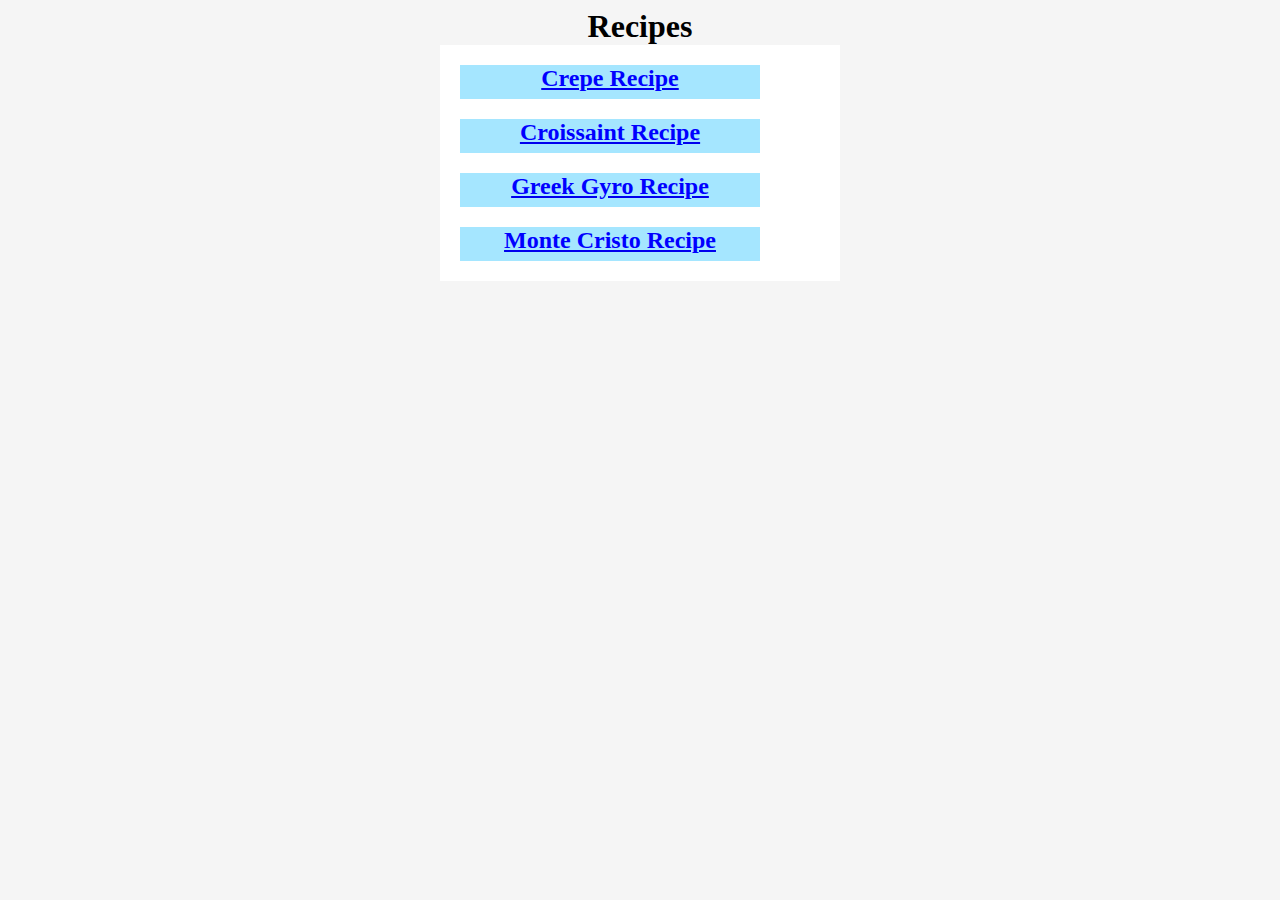
<file: index.html>
<!DOCTYPE html>
<html lang="en">

<head>
    <meta charset="UTF-8">
    <meta name="viewport" content="width=device-width, initial-scale=1.0">
    <title>Odin Recipes</title>
    <link rel="stylesheet" href="css/style.css">
</head>

<body>
    
    <h1 style="margin: 0px;">Recipes</h1>
    
    <div class="menu">
        <a href="recipes/crepe.html" target="blank" rel="noopener noreferer"><h2 class="link-h2">Crepe Recipe</h2></a>
        <a href="recipes/croissaint.html" target="blank" rel="noopener noreferer"><h2 class="link-h2">Croissaint Recipe</h2></a>
        <a href="recipes/greek-gyro.html" target="blank" rel="noopener noreferer"><h2 class="link-h2">Greek Gyro Recipe</h2></a>
        <a href="recipes/monte-cristo.html" target="blank" rel="noopener noreferer"><h2 class="link-h2">Monte Cristo Recipe</h2></a>
    </div>



</body>

</html>
</file>
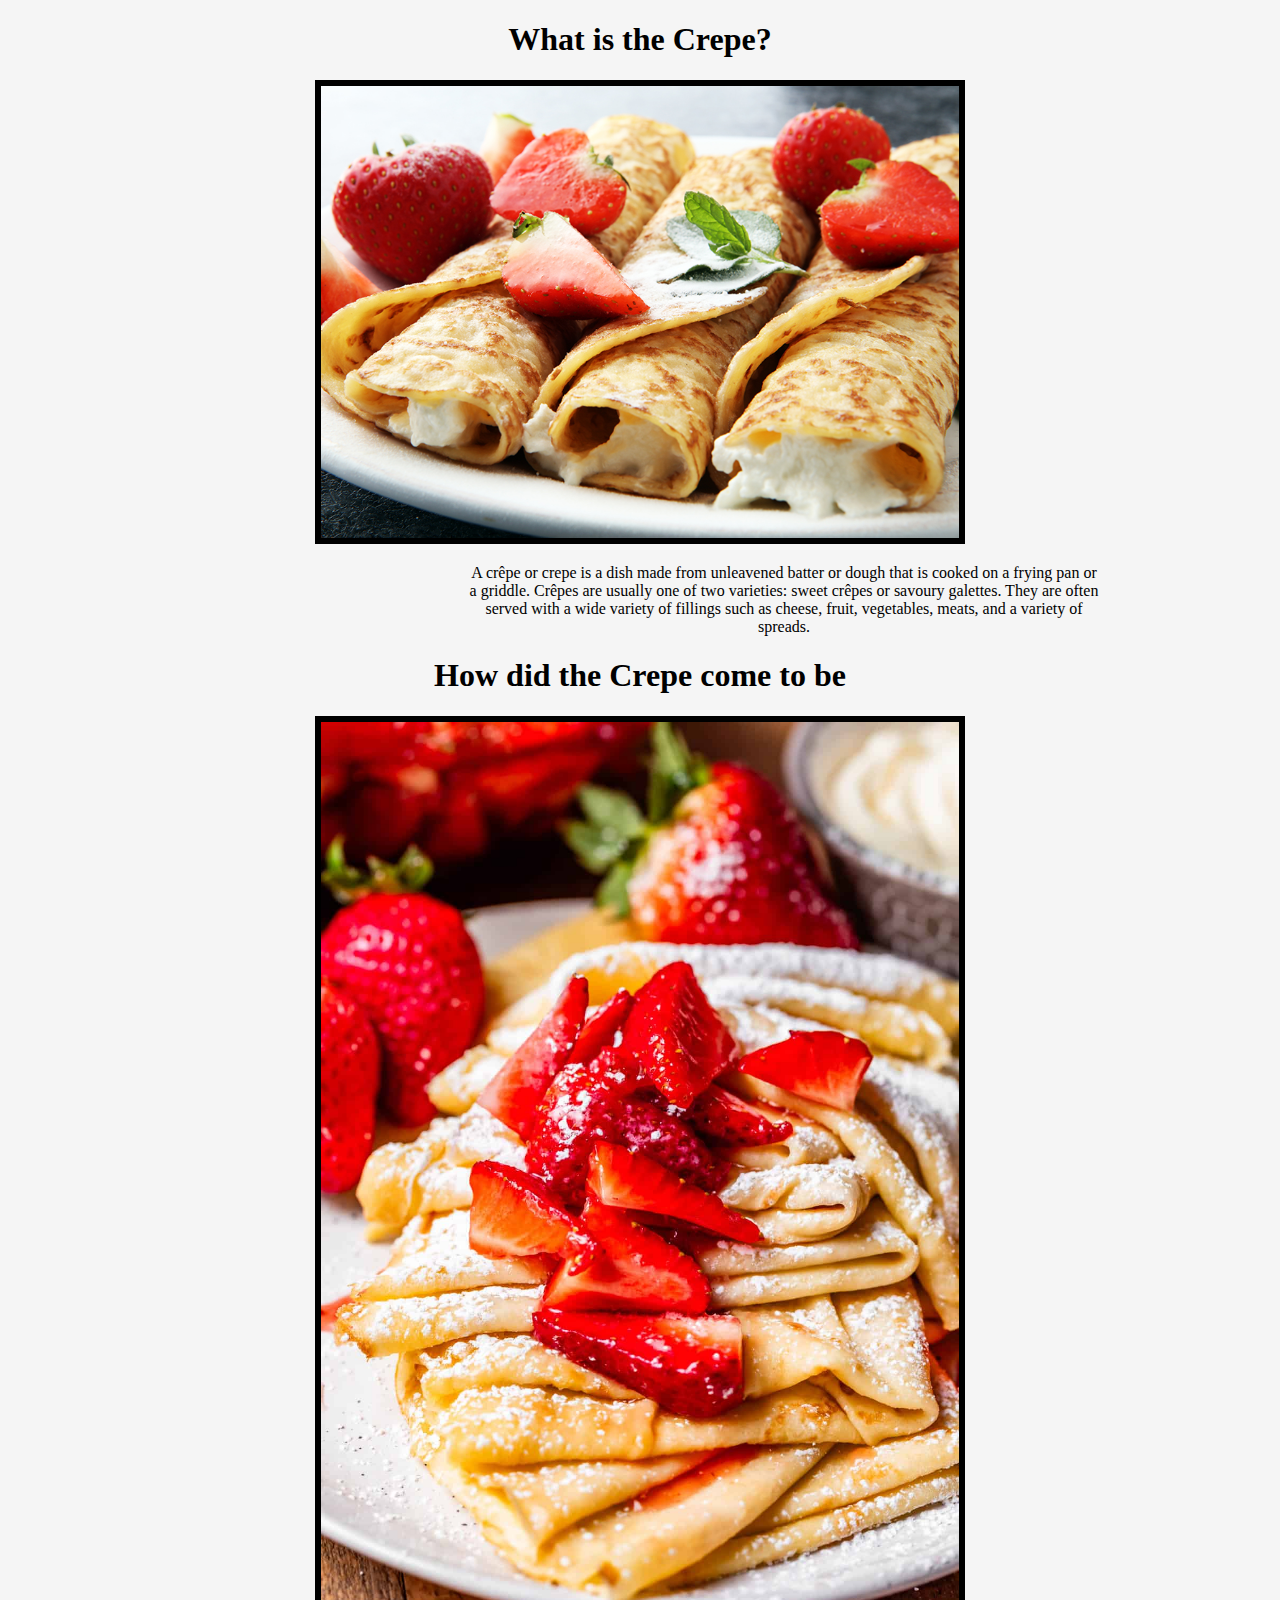
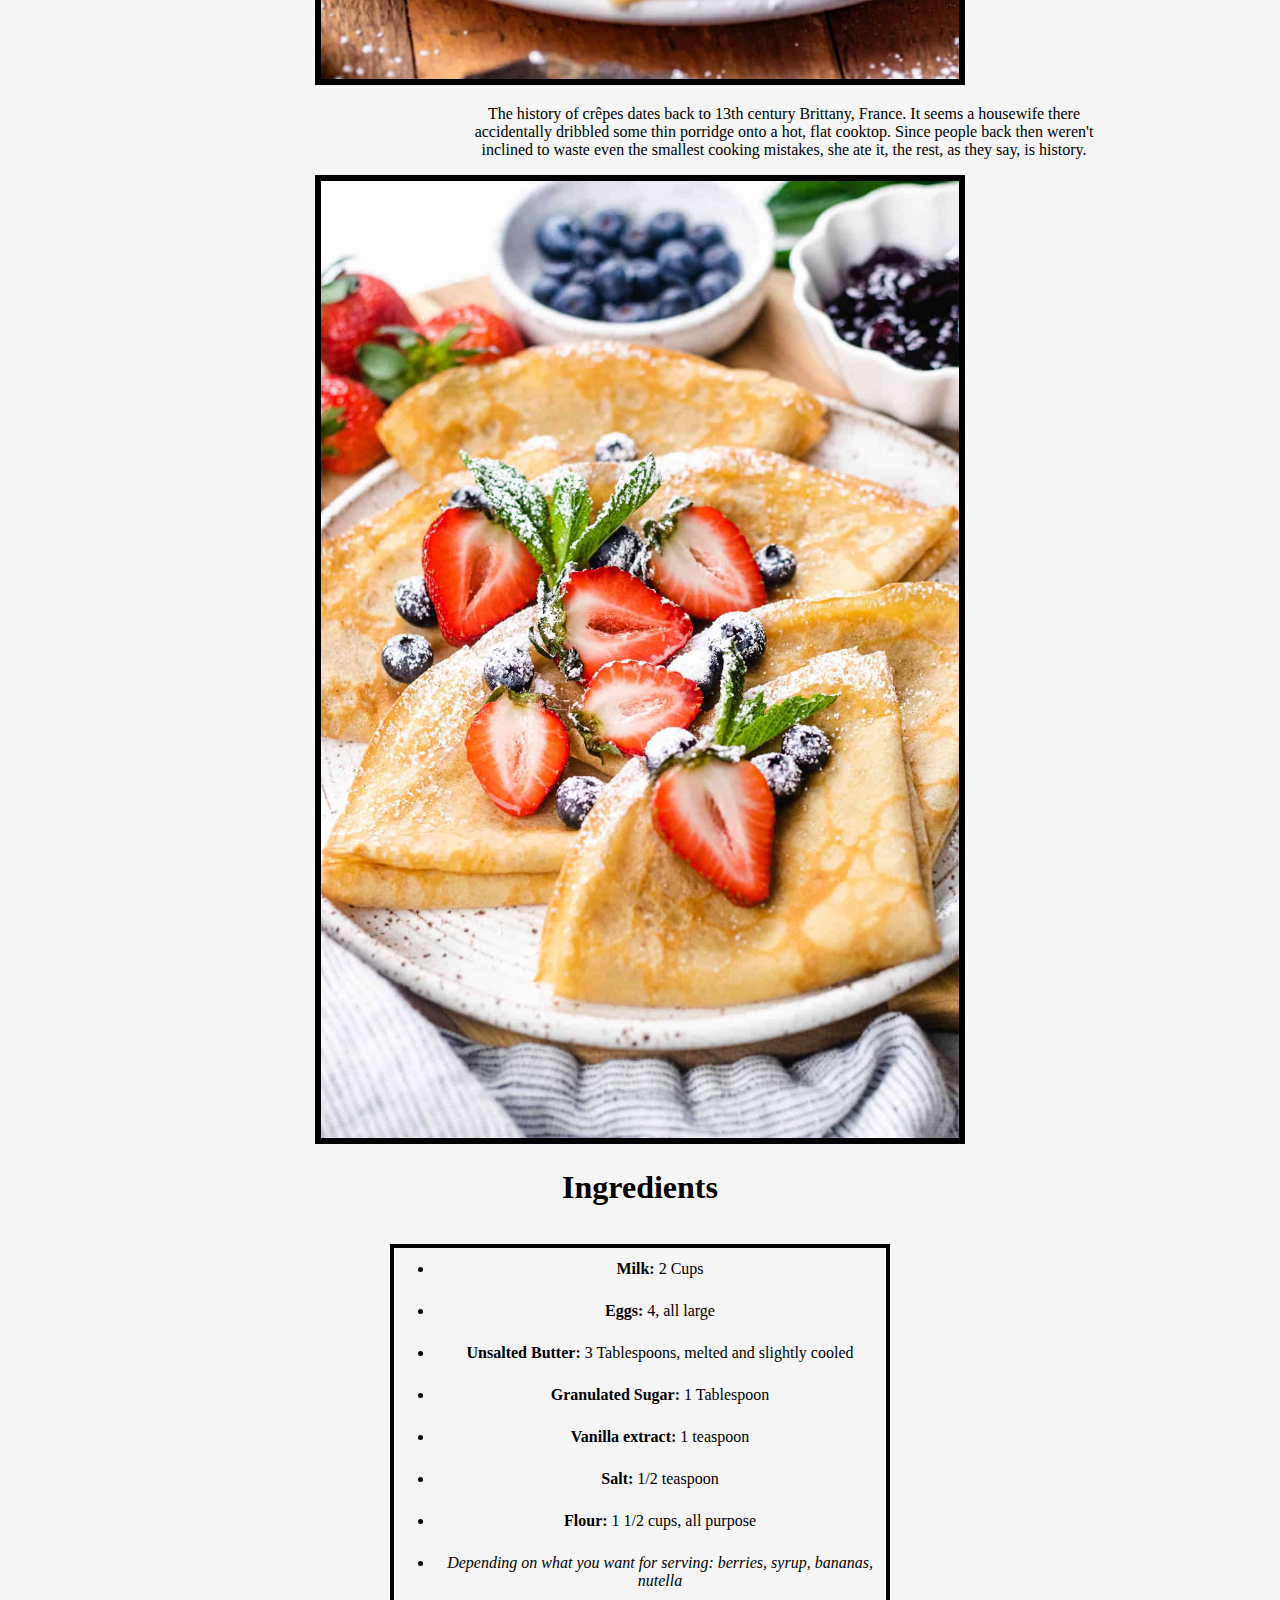
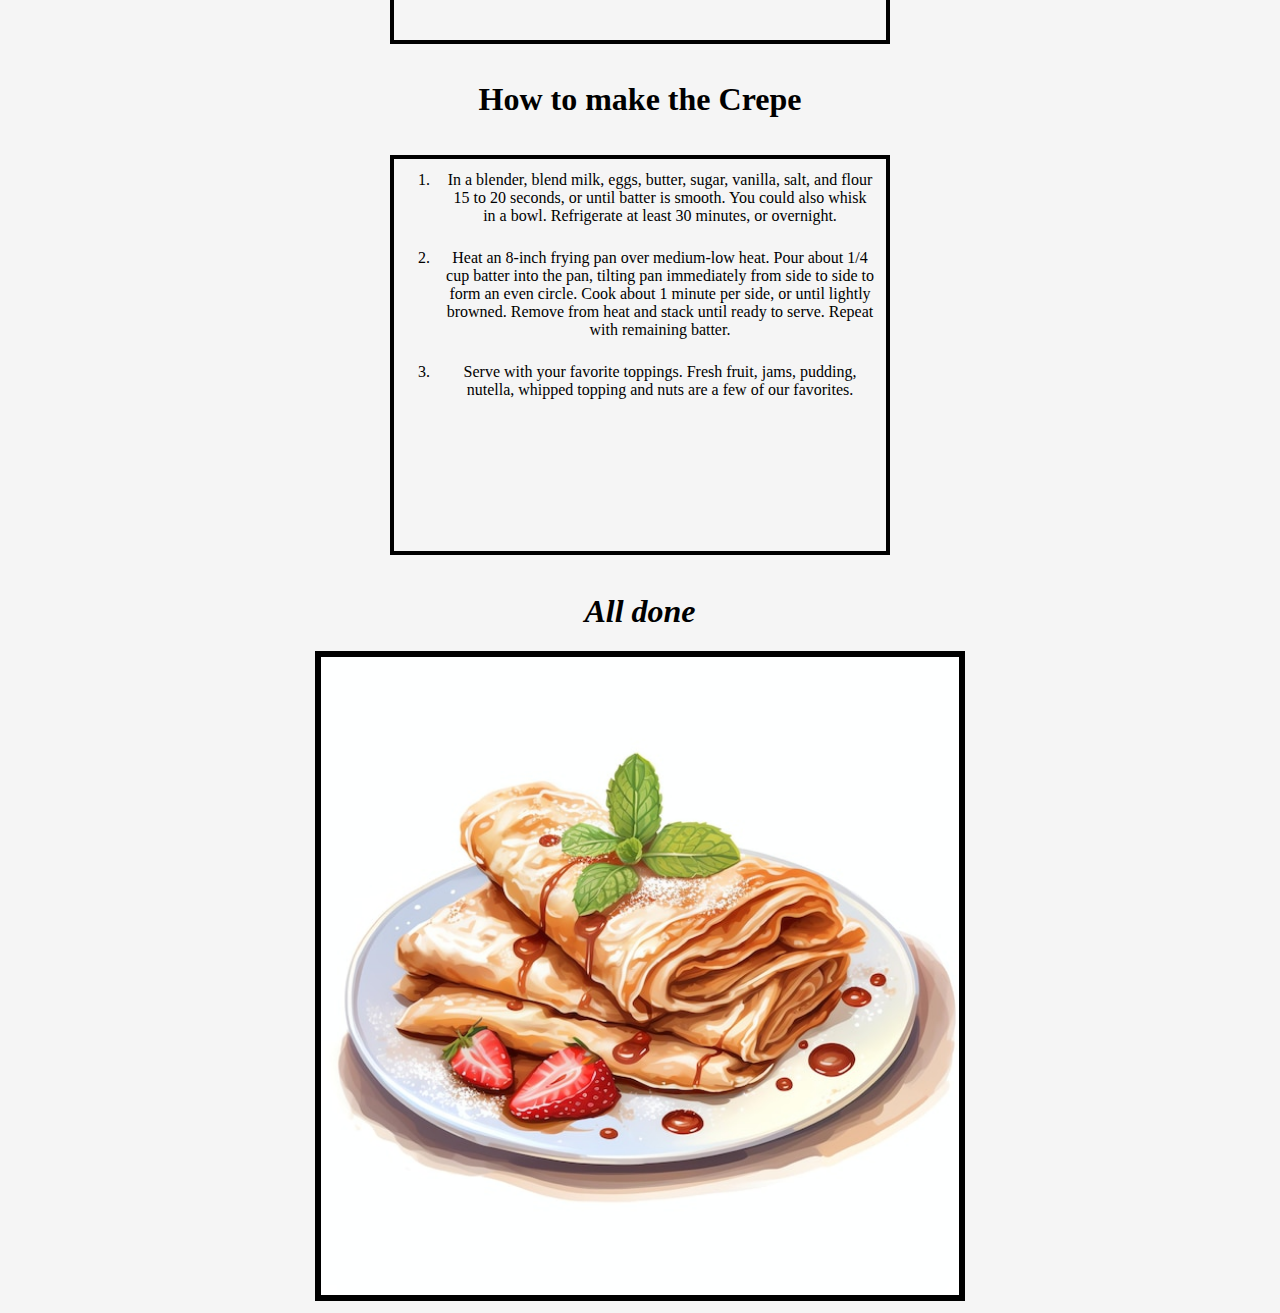
<file: recipes/crepe.html>
<!DOCTYPE html>
<html lang="en">
<head>
    <meta charset="UTF-8">
    <meta name="viewport" content="width=device-width, initial-scale=1.0">
    <title>Crepe Recipe</title>
    <link rel="stylesheet" href="../css/style.css">
</head>

<body>
    <h1>What is the Crepe?</h1>
    
    <img src="../img/crepe-h-one.jpg" width="650">
    
    <p>A crêpe or crepe is a dish made from unleavened batter or dough that is cooked on a frying pan or 
        a griddle. 
        Crêpes are usually one of two varieties: 
        sweet crêpes or savoury galettes. 
        They are often served with a wide variety of fillings such as cheese, fruit, vegetables, meats, and a variety of 
        spreads.</p>

    <h1>How did the Crepe come to be</h1>
    
    <img src="../img/crepe-h-two.jpg" alt="A collection of crepes covered in strawberries and powdered sugar, with strawberries in the background" width="650">
    
    <p>The history of crêpes dates back to 13th century Brittany, France. 
        It seems a housewife there accidentally dribbled some thin porridge onto a hot,
         flat cooktop. Since people back then weren't inclined to waste even the smallest cooking mistakes, she ate it, the rest, as they say, is history.</p>

         <img src="../img/crepe-h-three.jpg" alt="" width="650">
        
         <h1>Ingredients</h1>

         <ul>
            <li><strong>Milk:</strong> 2 Cups </li>
            <li><strong>Eggs:</strong> 4, all large</li>
            <li><strong>Unsalted Butter:</strong> 3 Tablespoons, melted and slightly cooled</li>
            <li><strong>Granulated Sugar:</strong> 1 Tablespoon</li>
            <li><strong>Vanilla extract:</strong> 1 teaspoon</li>
            <li><strong>Salt:</strong> 1/2 teaspoon </li>
            <li><strong>Flour:</strong> 1 1/2 cups, all purpose </li>
            <li><em>Depending on what you want for serving: berries, syrup, bananas, nutella</em></li>
        </ul>
    
        <h1>How to make the Crepe</h1>
        <ol>
            <li>In a blender, blend milk, eggs, butter, sugar, vanilla, salt, and flour 15 to 20 seconds, or until batter is smooth. You could also whisk in a bowl. Refrigerate at least 30 minutes, or overnight.</li>
            <li>Heat an 8-inch frying pan over medium-low heat. Pour about 1/4 cup batter into the pan, tilting pan immediately from side to side to form an even circle. Cook about 1 minute per side, or until lightly browned. Remove from heat and stack until ready to serve. Repeat with remaining batter.</li>
            <li>Serve with your favorite toppings. Fresh fruit, jams, pudding, nutella, whipped topping and nuts are a few of our favorites.</li>
        </ol>
       <h1><em>All done</em></h1>
        <img src="../img/crepe-h-fourth.jpg" alt="An artistic rendering of a crepe on a plate with strawberries and a sort of leaf" width="650">
    </body>

</html>
</file>
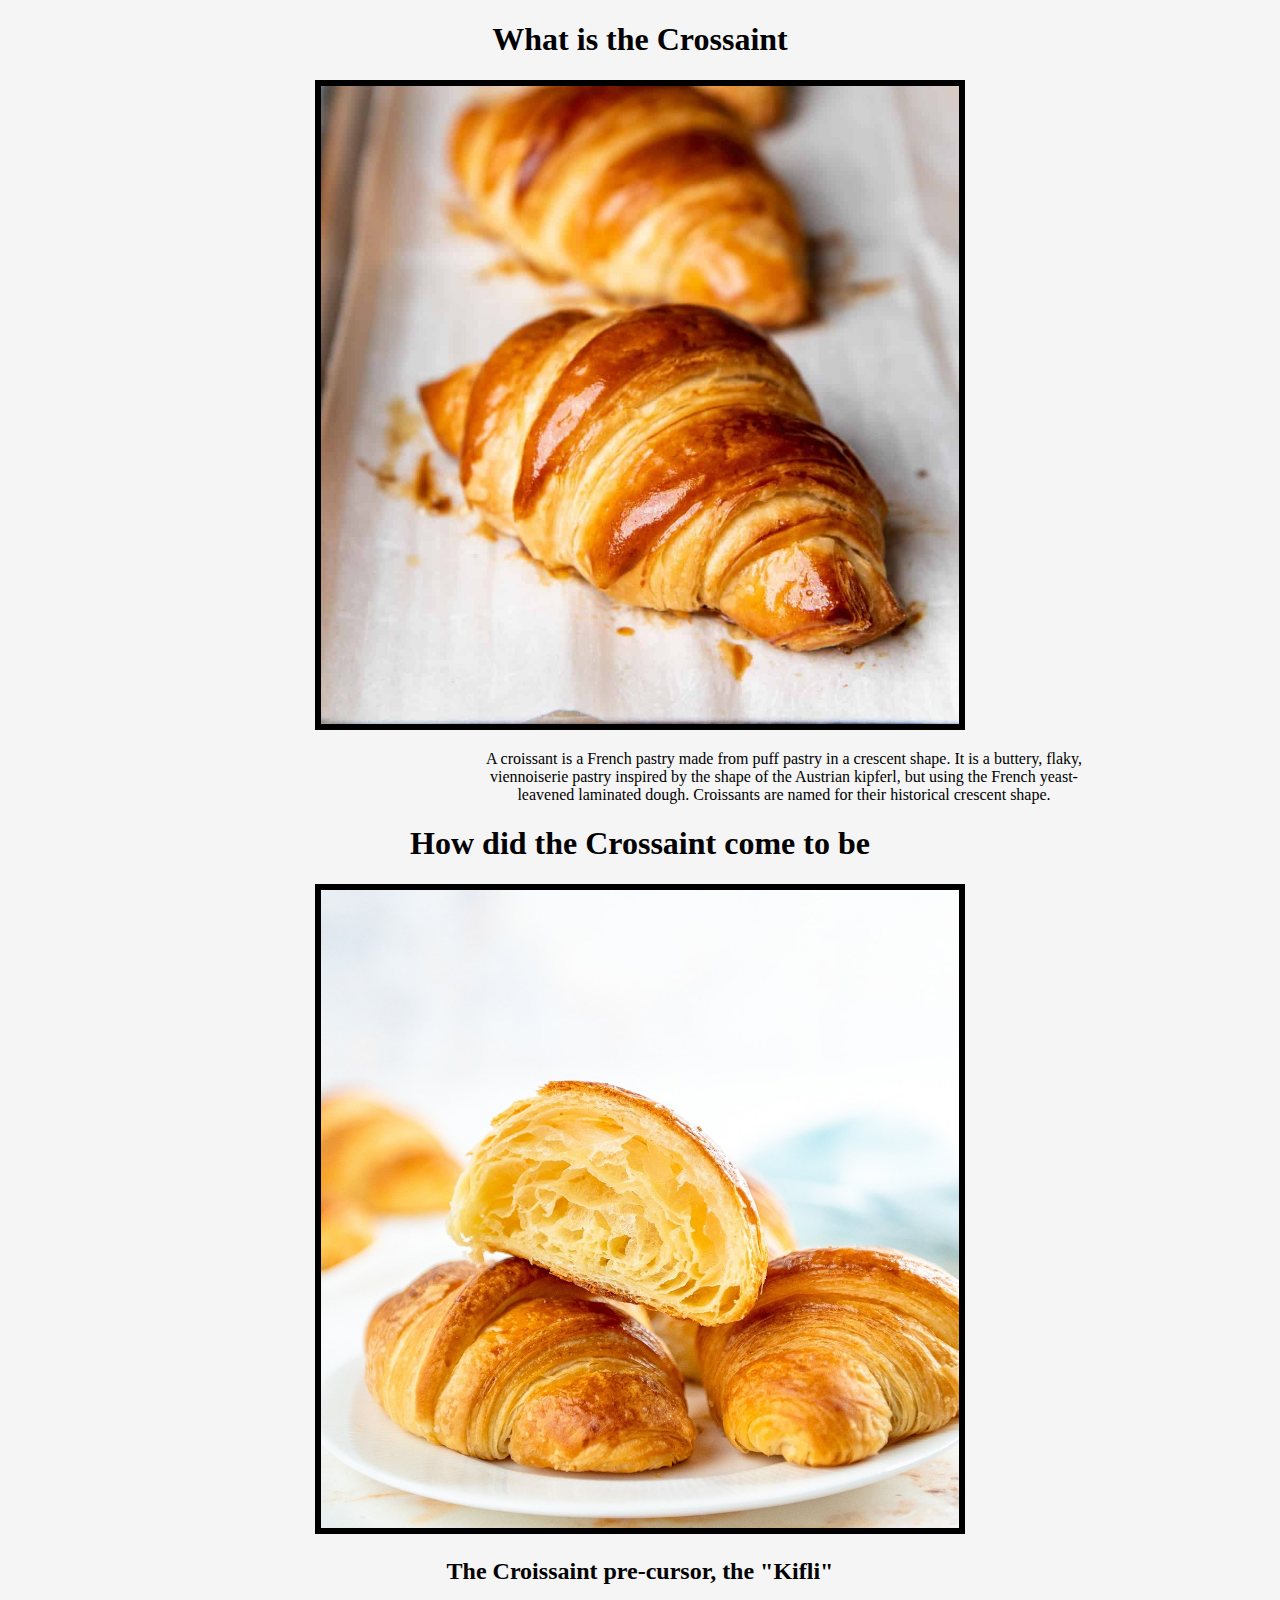
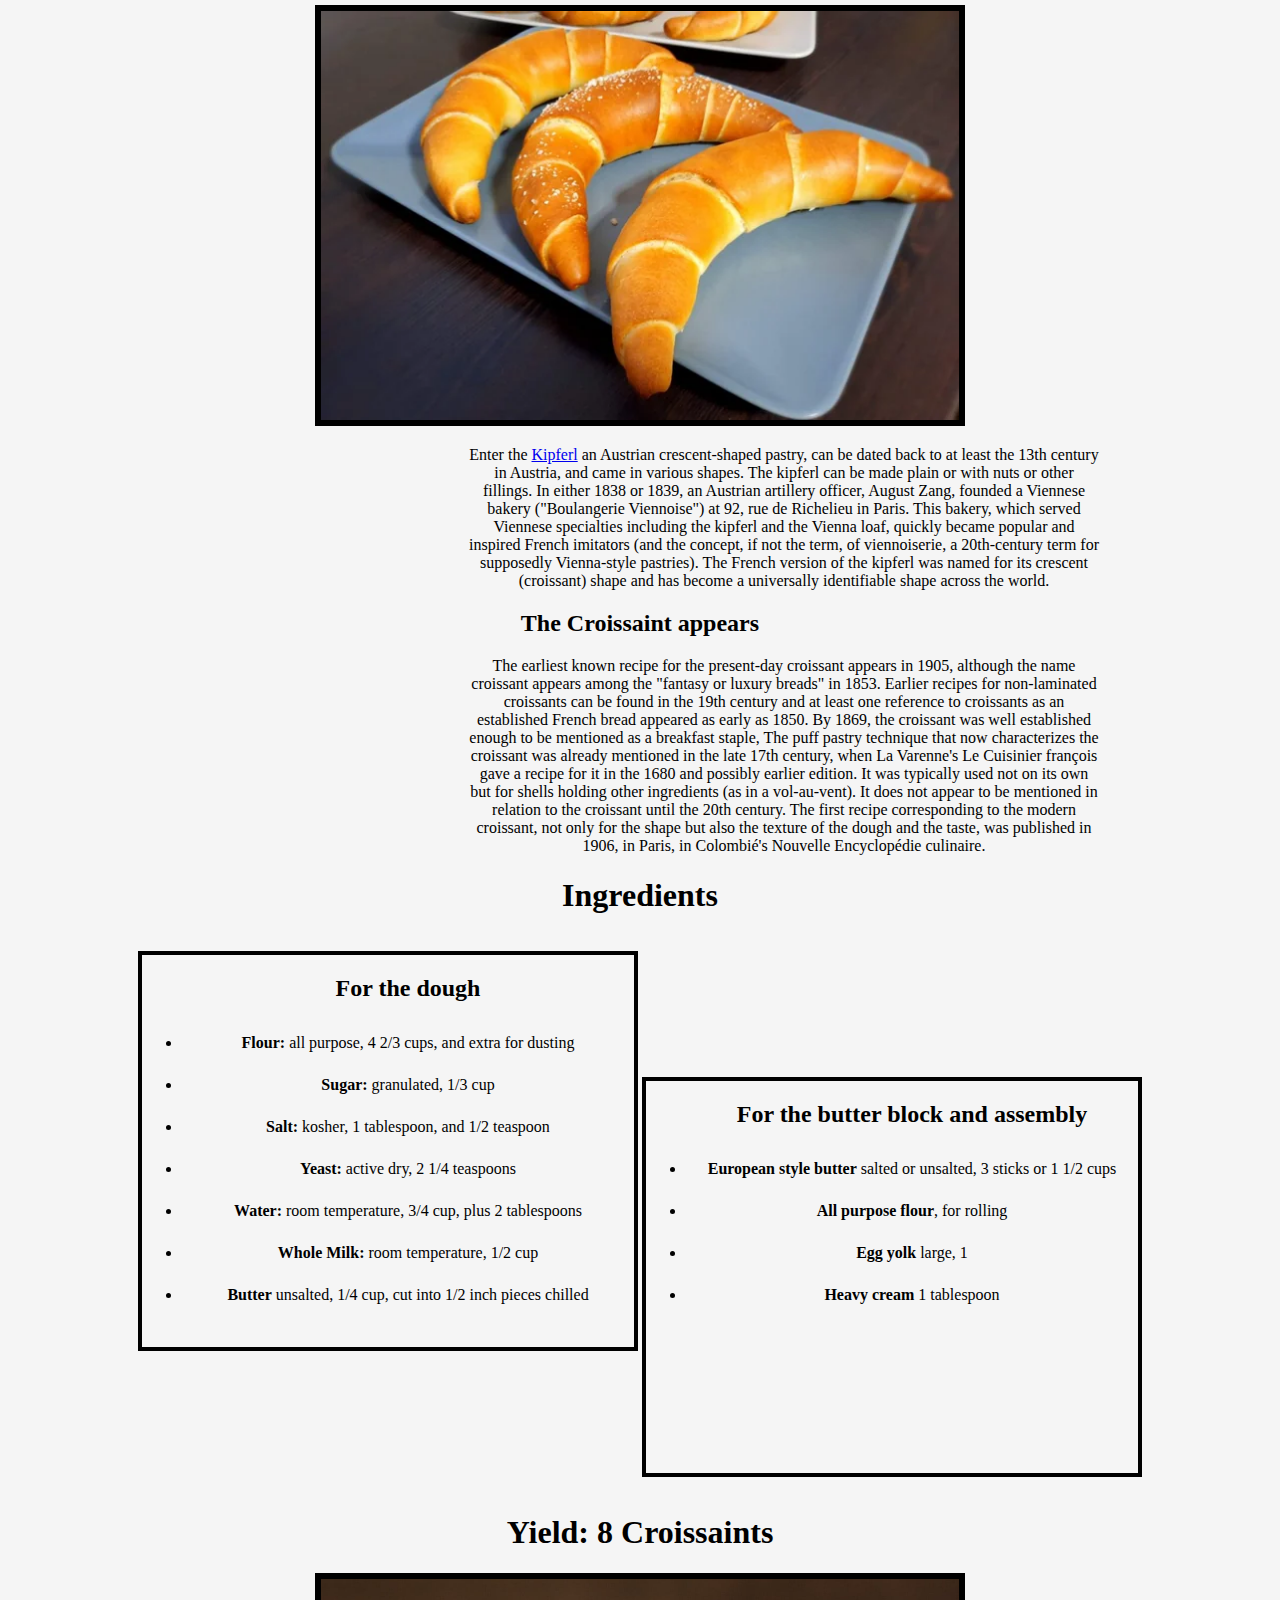
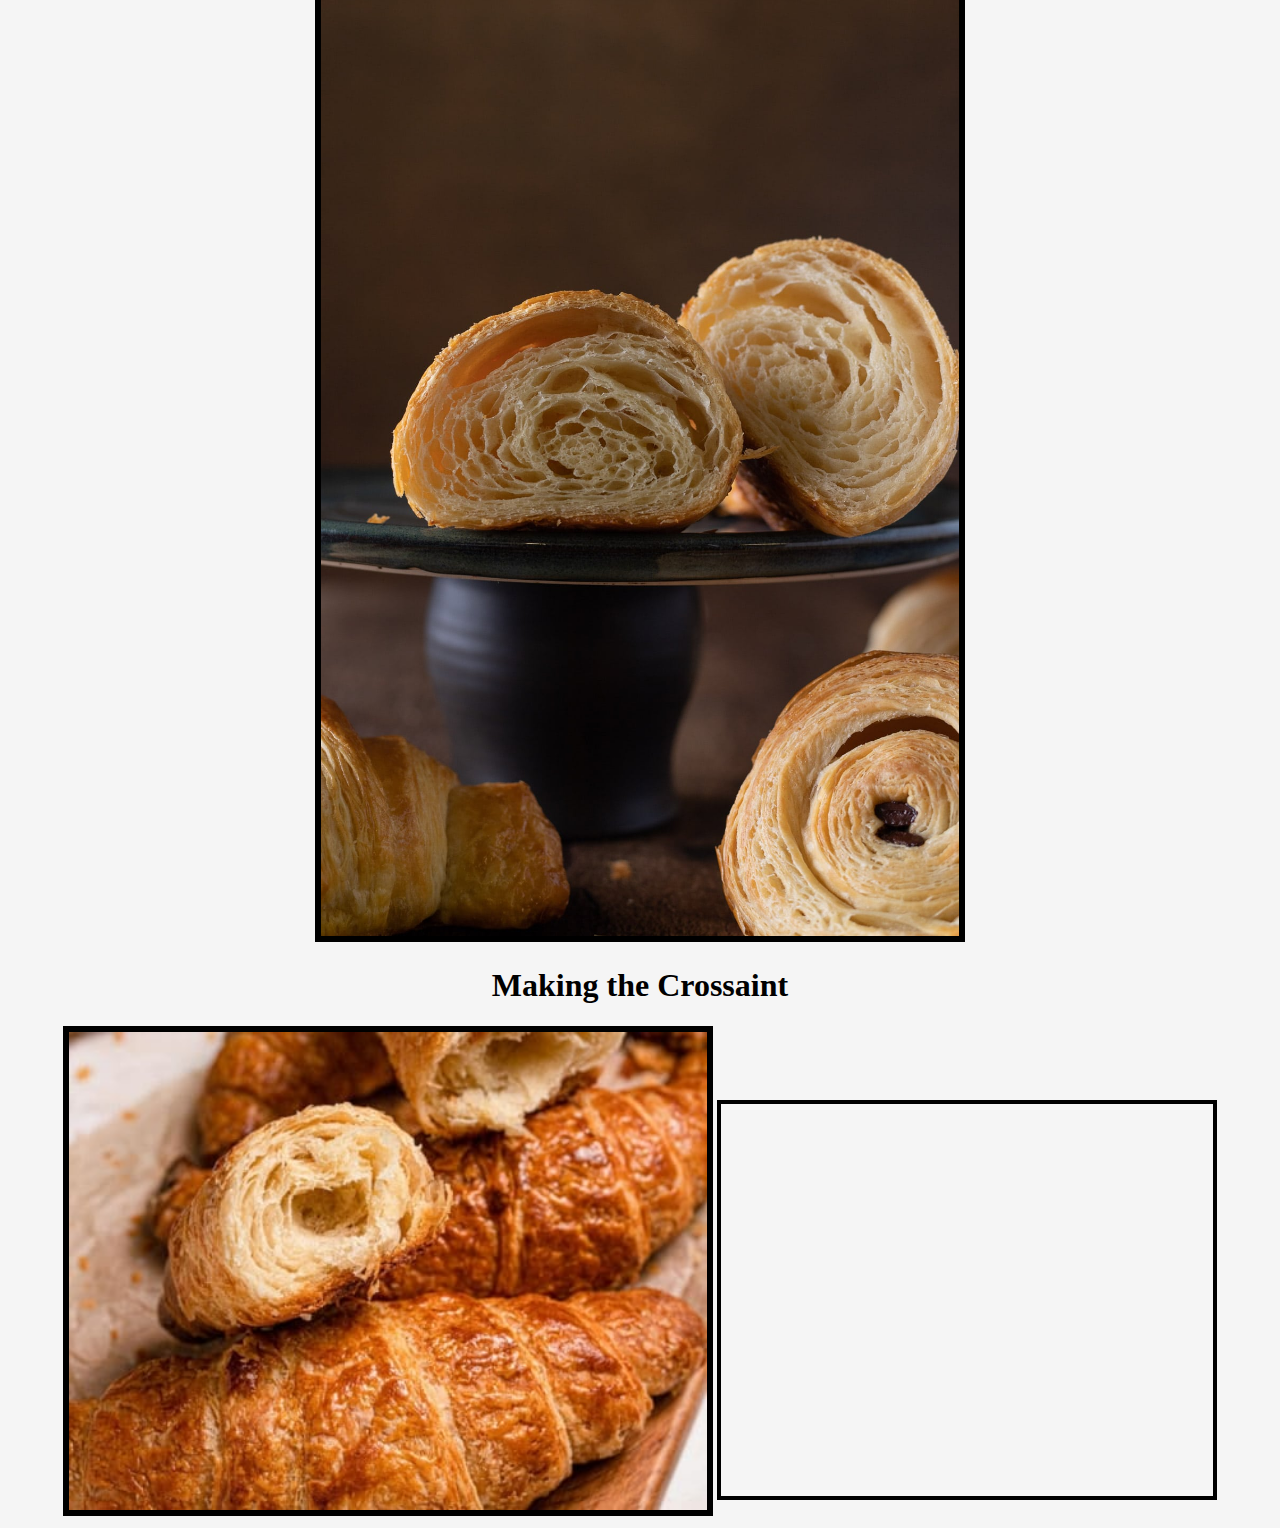
<file: recipes/croissaint.html>
<!DOCTYPE html>
<html lang="en">
<head>
    <meta charset="UTF-8">
    <meta name="viewport" content="width=device-width, initial-scale=1.0">
    <title>Crossaint Recipe</title>
    <link rel="stylesheet" href="../css/style.css">
</head>

<body>
    <h1>What is the Crossaint</h1>
    <img src="../img/croissaint-h-one.jpg" alt="Two shiny Croissants on sheet of parchment paper" width="650">

    <p>A croissant is a French pastry made from puff pastry in a crescent shape.
         It is a buttery, flaky, 
         viennoiserie pastry inspired by the shape of the Austrian kipferl,
          but using the French yeast-leavened laminated dough. 
          Croissants are named for their historical crescent shape.</p>

    <h1>How did the Crossaint come to be</h1>

    <img src="../img/croissaint-h-two.jpg" alt="Three Croissaints on a plate, with the third one split in half, on top of the others" width="650">

    <h2>The Croissaint pre-cursor, the "Kifli" </h2>

    <img src="../img/Kifli-h.jpg" alt="A picture of an Austrian pasty, reminiscent of a Croissaint" width="650">
   
    <p>Enter the <a href="https://en.wikipedia.org/wiki/Kifli" target="_blank" rel="noopener noreferer">Kipferl</a> an Austrian crescent-shaped pastry, 
        can be dated back to at least the 13th century in Austria, 
        and came in various shapes. The kipferl can be made plain or with nuts or other fillings.
        In either 1838 or 1839, an Austrian artillery officer, August Zang, founded a Viennese bakery ("Boulangerie Viennoise") at 92, 
        rue de Richelieu in Paris. 
        This bakery, which served Viennese specialties including the kipferl and the Vienna loaf, 
        quickly became popular and inspired French imitators (and the concept, if not the term, of viennoiserie,
         a 20th-century term for supposedly Vienna-style pastries). 
         The French version of the kipferl was named for its crescent 
         (croissant) shape and has become a universally identifiable shape across the world.</p>

    <h2>The Croissaint appears</h2>
    

    <!--I didn't think the lower img src fit in, may get rid of.-->
    <!--<img src="../img/croissaint-h-three.jpg" alt="Two Croissaints, one being half out of frame" width="650"> !-->

        <p>
        The earliest known recipe for the present-day croissant appears in 1905,
         although the name croissant appears among the "fantasy or luxury breads" in 1853.
         Earlier recipes for non-laminated croissants can be found in the 19th century
          and at least one reference to croissants as an established French bread appeared as early as 1850.
          By 1869, the croissant was well established enough to be mentioned as a breakfast staple,
          The puff pastry technique that now characterizes the croissant was already mentioned in the late 17th century, 
          when La Varenne's Le Cuisinier françois gave a recipe for it in the 1680  and possibly earlier  edition. It was typically used not on its own but for shells holding other ingredients (as in a vol-au-vent).
           It does not appear to be mentioned in relation to the croissant until the 20th century.
          The first recipe corresponding to the modern croissant, not only for the shape but also the texture of the dough and the taste, was published in 1906, in Paris, in Colombié's Nouvelle Encyclopédie culinaire.
        </p>


    <h1>Ingredients</h1>
    <ul> <h2>For the dough</h2>
        <li><strong>Flour:</strong> all purpose, 4 2/3 cups, and extra for dusting</li>
        <li><strong>Sugar:</strong> granulated, 1/3 cup</li>
        <li><strong>Salt:</strong> kosher, 1 tablespoon, and 1/2 teaspoon</li>
        <li><strong>Yeast:</strong> active dry, 2 1/4 teaspoons</li>
        <li><strong>Water:</strong> room temperature, 3/4 cup, plus 2 tablespoons</li>
        <li><strong>Whole Milk:</strong> room temperature, 1/2 cup</li>
        <li><strong>Butter</strong> unsalted, 1/4 cup, cut into 1/2 inch pieces chilled</li>
    </ul>
    <ul> <h2>For the butter block and assembly</h2>
        <li><strong>European style butter</strong> salted or unsalted, 3 sticks or 1 1/2 cups</li>
        <li><strong>All purpose flour</strong>, for rolling</li>
        <li><strong>Egg yolk</strong> large, 1</li>
        <li><strong>Heavy cream</strong> 1 tablespoon</li>
    </ul>

    <h1>Yield: 8 Croissaints</h1>


    <img src="../img/croissaint-h-four.jpg" alt="Three croissaints split in half" width="650">

    <h1>Making the Crossaint</h1>

        <img src="../img/croissaint-h-six.jpg" alt="A pile of croissants" width="650">

        <ol>
            
        </ol>

</body>

</html>
</file>
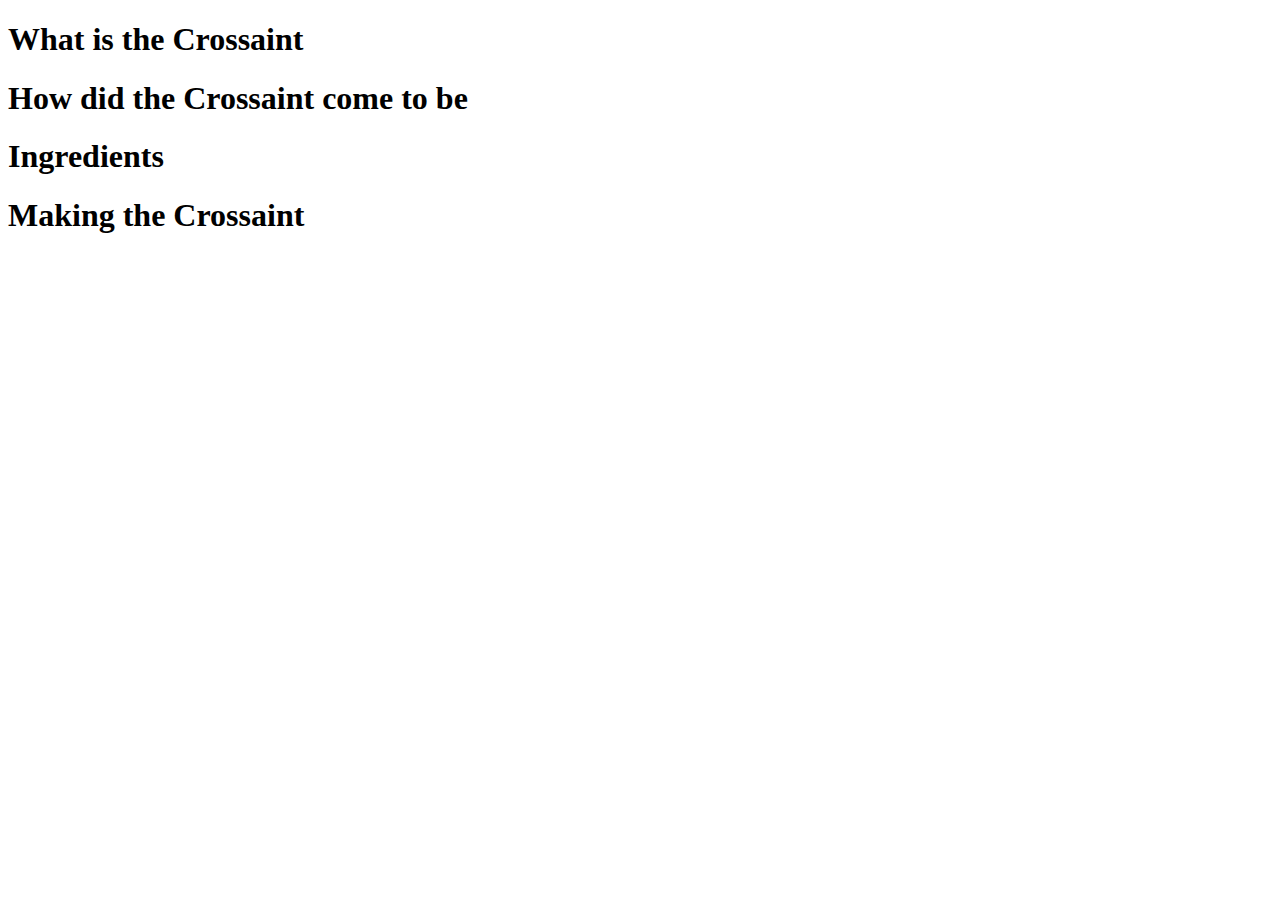
<file: recipes/crossaint.html>
<!DOCTYPE html>
<html lang="en">
<head>
    <meta charset="UTF-8">
    <meta name="viewport" content="width=device-width, initial-scale=1.0">
    <title>Crossaint Recipe</title>
</head>

<body>
    <h1>What is the Crossaint</h1>

    <h1>How did the Crossaint come to be</h1>

    <h1>Ingredients</h1>

    <h1>Making the Crossaint</h1>
</body>

</html>
</file>
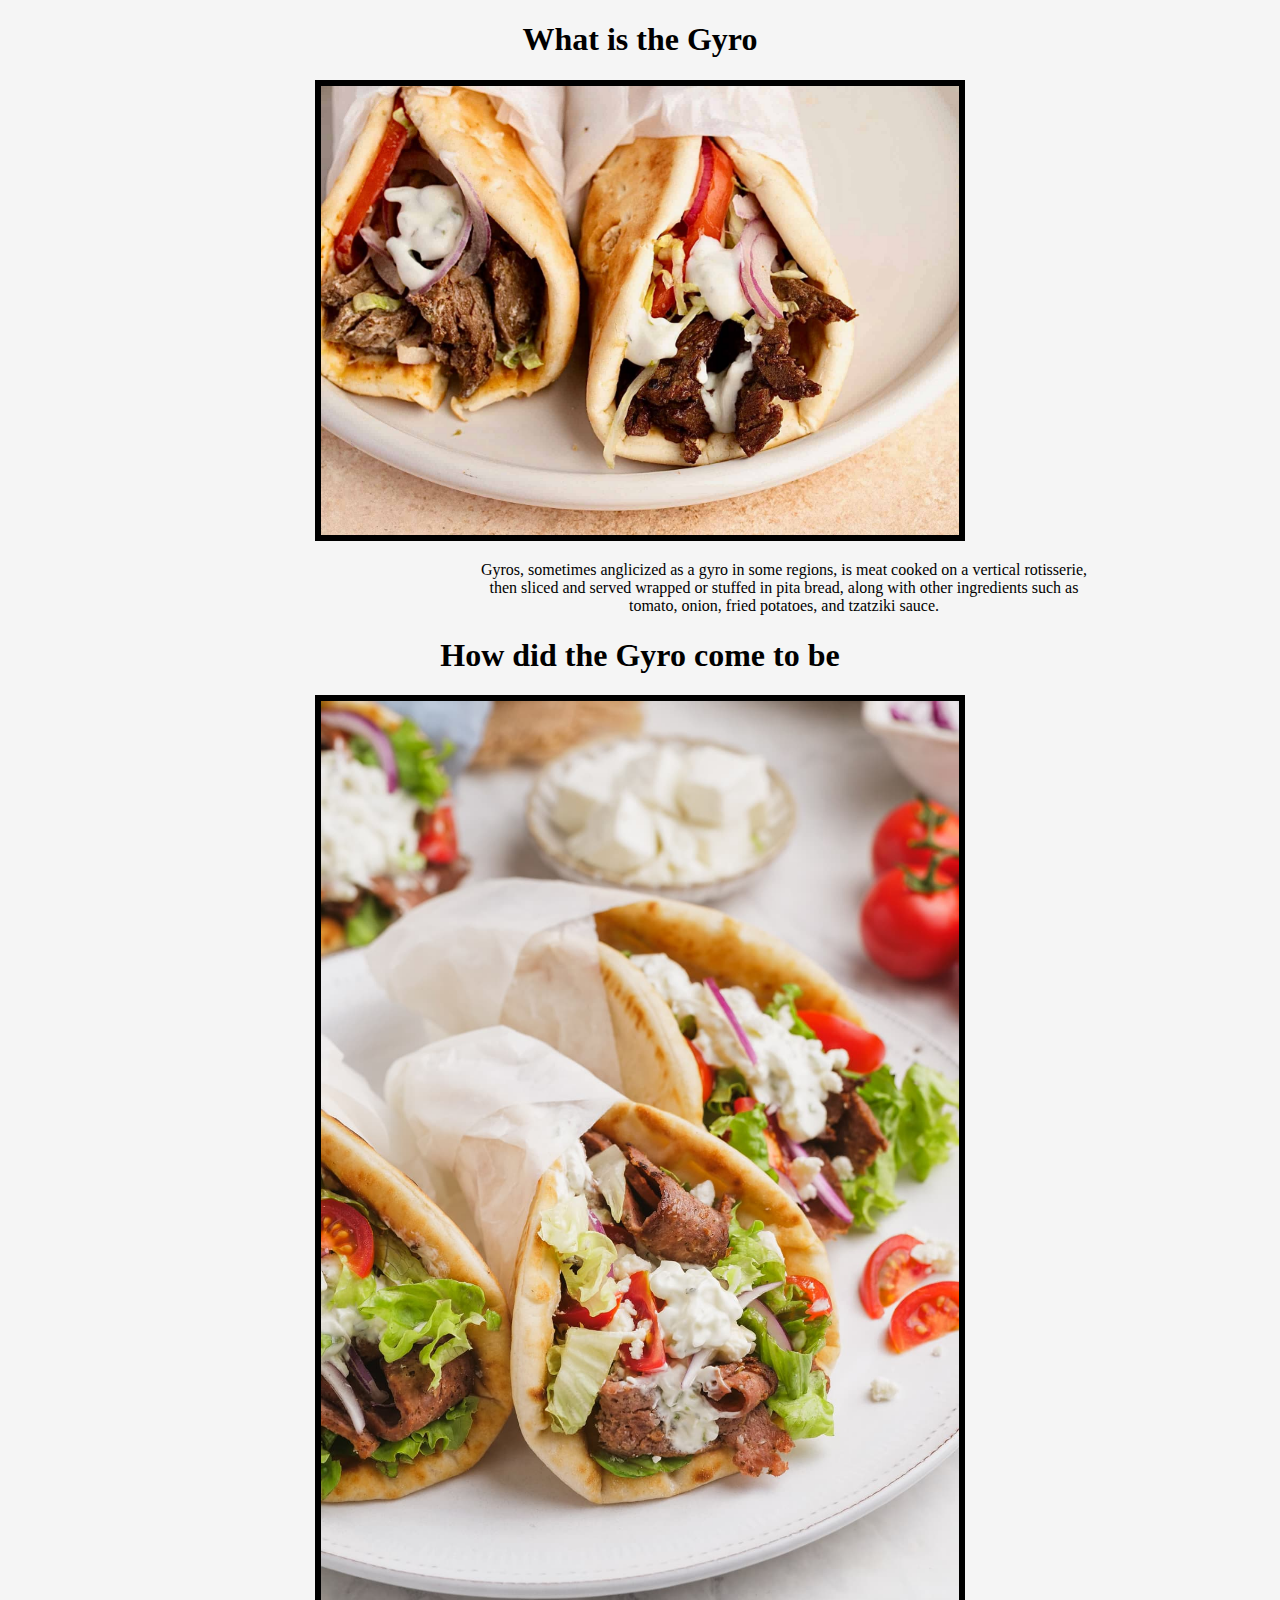
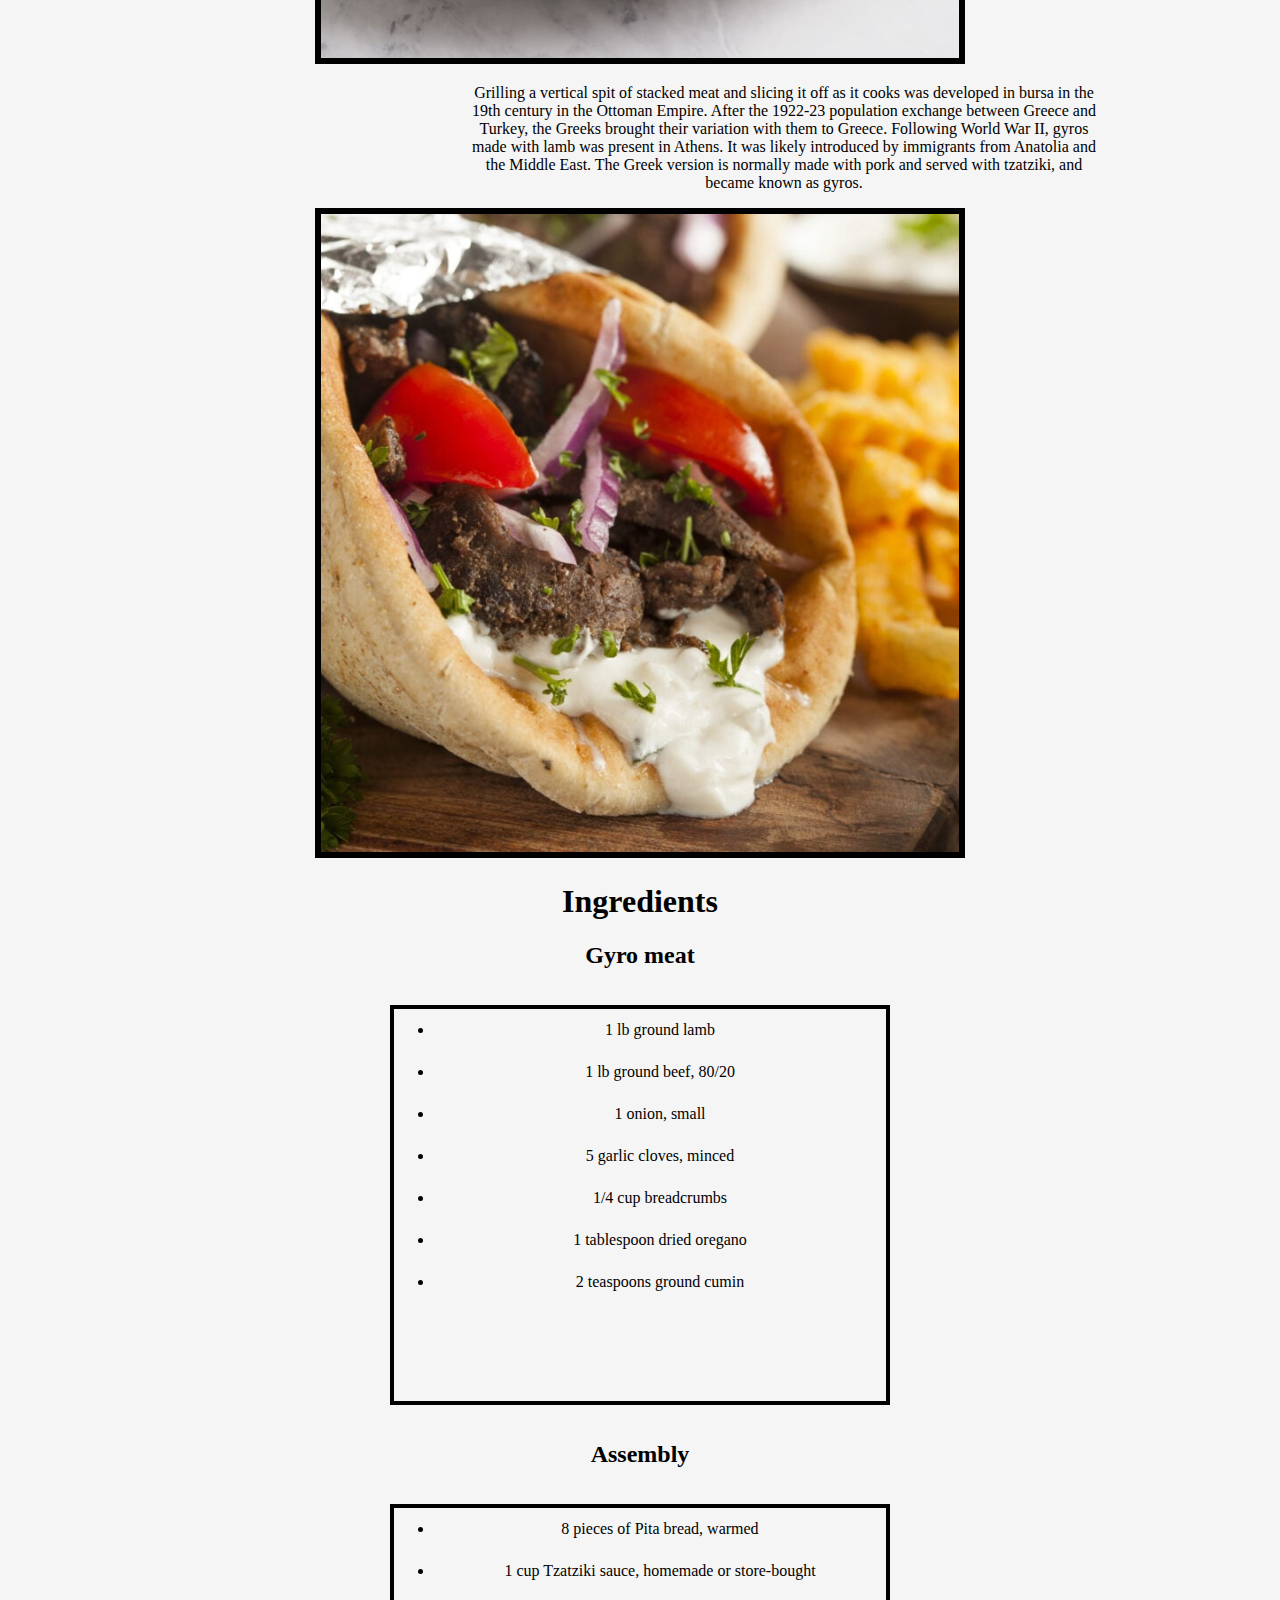
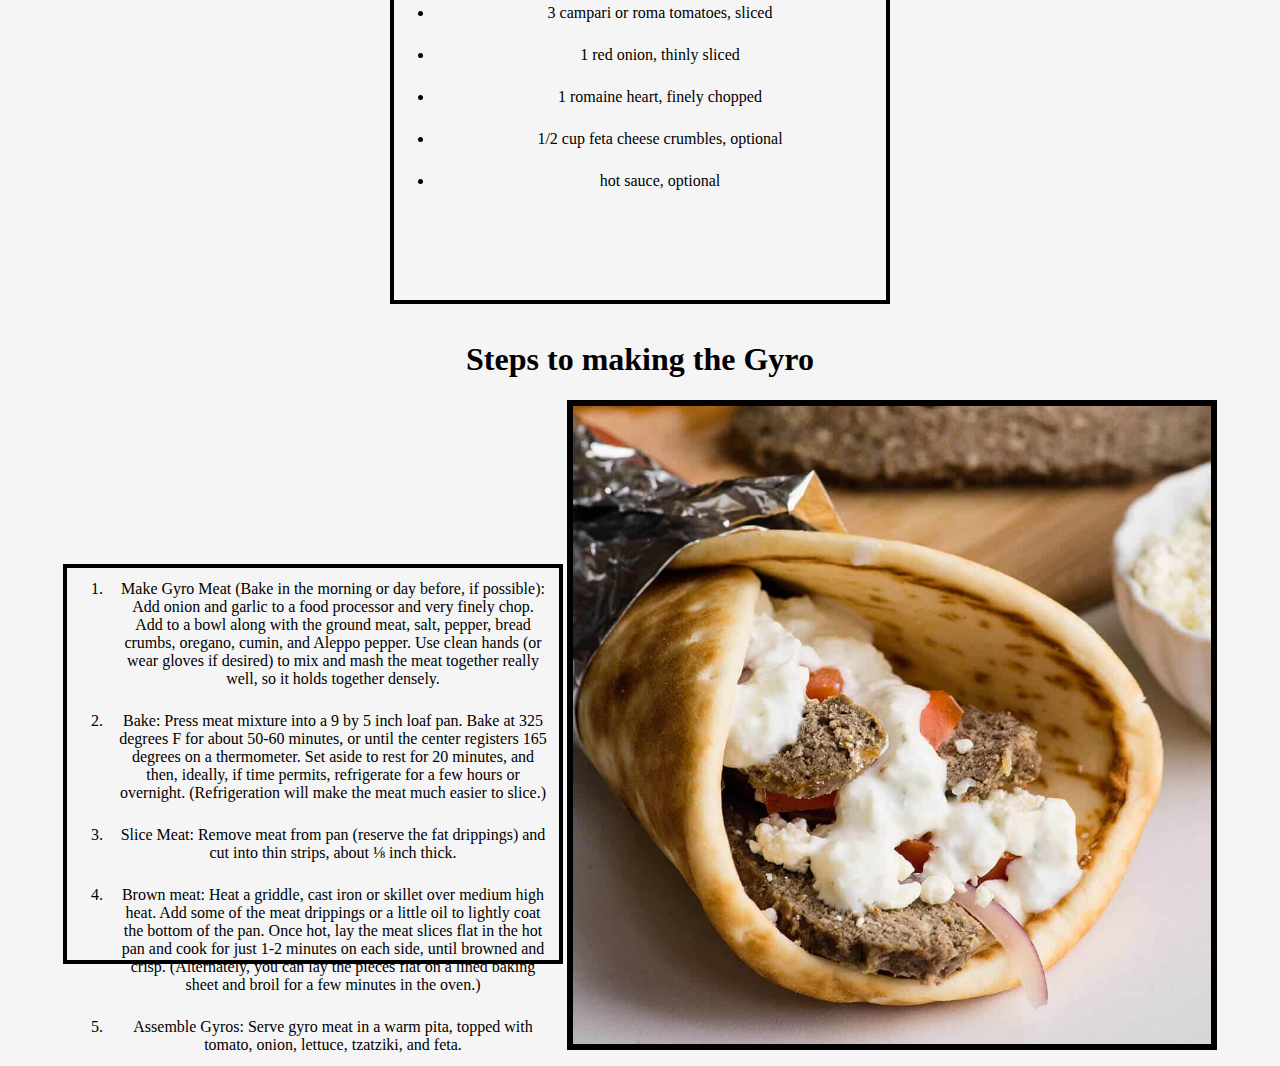
<file: recipes/greek-gyro.html>
<!DOCTYPE html>
<html lang="en">

<head>
    <meta charset="UTF-8">
    <meta name="viewport" content="width=device-width, initial-scale=1.0">
    <title>Gyro Recipe</title>
    <link rel="stylesheet" href="../css/style.css">
</head>

<body>
    <h1>What is the Gyro</h1>
    <img src="../img/gyro-h-one.jpg" alt="Two beef Gyros on a plate" width="650">
    <p>
        Gyros, 
        sometimes anglicized as a gyro in some regions,
         is meat cooked on a vertical rotisserie,
        then sliced and served wrapped or stuffed in pita bread,
        along with other ingredients such as tomato,
        onion, fried potatoes, 
        and tzatziki sauce.
    </p>



    <h1>How did the Gyro come to be</h1>
    
    <img src="../img/gyro-h-two.jpg" alt="Three Gyros on a plate" width="650">

    <p>
        
            Grilling a vertical spit of stacked meat and slicing it off as it cooks was developed in bursa in the 19th century in the Ottoman Empire.
             After the 1922-23 population exchange between Greece and Turkey, 
             the Greeks brought their variation with them to Greece. Following World War II,
              gyros made with lamb was present in Athens. It was likely introduced by immigrants from Anatolia 
              and the Middle East.
             The Greek version is normally made with pork and served with tzatziki, and became known as gyros.
           
    </p>    
    
    <img src="../img/gyro-h-three.jpg" alt="A Gyro" width="650">
    
    <h1>Ingredients</h1>
    
    <h2>Gyro meat</h2>
    <ul>
        <li>1 lb ground lamb</li>
        <li>1 lb ground beef, 80/20</li>
        <li>1 onion, small</li>
        <li>5 garlic cloves, minced</li>
        <li>1/4 cup breadcrumbs</li>
        <li>1 tablespoon dried oregano</li>
        <li>2 teaspoons ground cumin</li>
    </ul>
    
    <h2>Assembly</h2>
    <ul>
        <li>8 pieces of Pita bread, warmed</li>
        <li>1 cup Tzatziki sauce, homemade or store-bought</li>
        <li>3 campari or roma tomatoes, sliced</li>
        <li>1 red onion, thinly sliced</li>
        <li>1 romaine heart, finely chopped</li>
        <li>1/2 cup feta cheese crumbles, optional</li>
        <li>hot sauce, optional</li>
    </ul>




    <h1>Steps to making the Gyro</h1>
    <ol>
        <li>Make Gyro Meat (Bake in the morning or day before, if possible): Add onion and garlic to a food processor and very finely chop. Add to a bowl along with the ground meat, salt, pepper, bread crumbs, oregano, cumin, and Aleppo pepper. Use clean hands (or wear gloves if desired) to mix and mash the meat together really well, so it holds together densely.</li>
        <li>Bake: Press meat mixture into a 9 by 5 inch loaf pan. Bake at 325 degrees F for about 50-60 minutes, or until the center registers 165 degrees on a thermometer. Set aside to rest for 20 minutes, and then, ideally, if time permits, refrigerate for a few hours or overnight. (Refrigeration will make the meat much easier to slice.)</li>
        <li>Slice Meat: Remove meat from pan (reserve the fat drippings) and cut into thin strips, about ⅛ inch thick.</li>
        <li>Brown meat: Heat a griddle, cast iron or skillet over medium high heat. Add some of the meat drippings or a little oil to lightly coat the bottom of the pan. Once hot, lay the meat slices flat in the hot pan and cook for just 1-2 minutes on each side, until browned and crisp. (Alternately, you can lay the pieces flat on a lined baking sheet and broil for a few minutes in the oven.)</li>
        <li>Assemble Gyros: Serve gyro meat in a warm pita, topped with tomato, onion, lettuce, tzatziki, and feta.</li>
    </ol>
<img src="../img/gyro-h-four.jpg" alt="a Gyro on a cutting board" width="650">
</body>

</html>
</file>
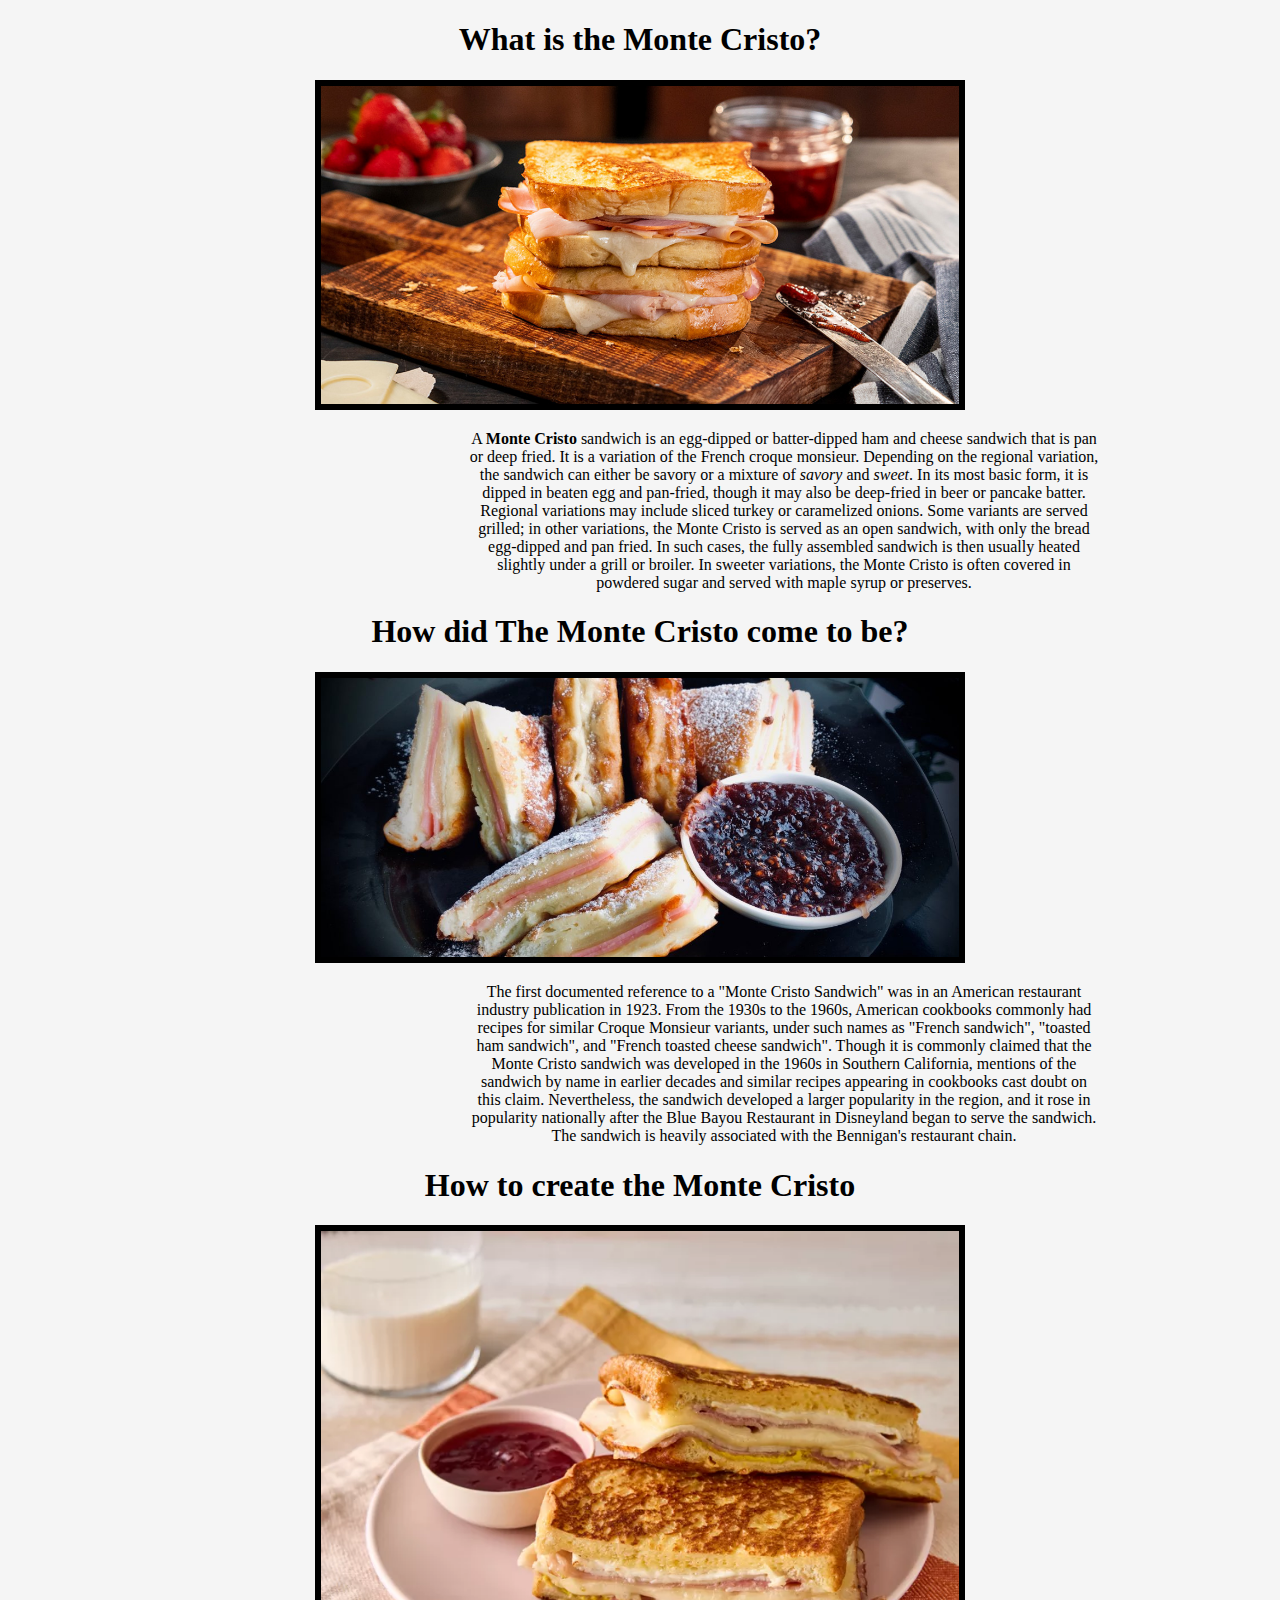
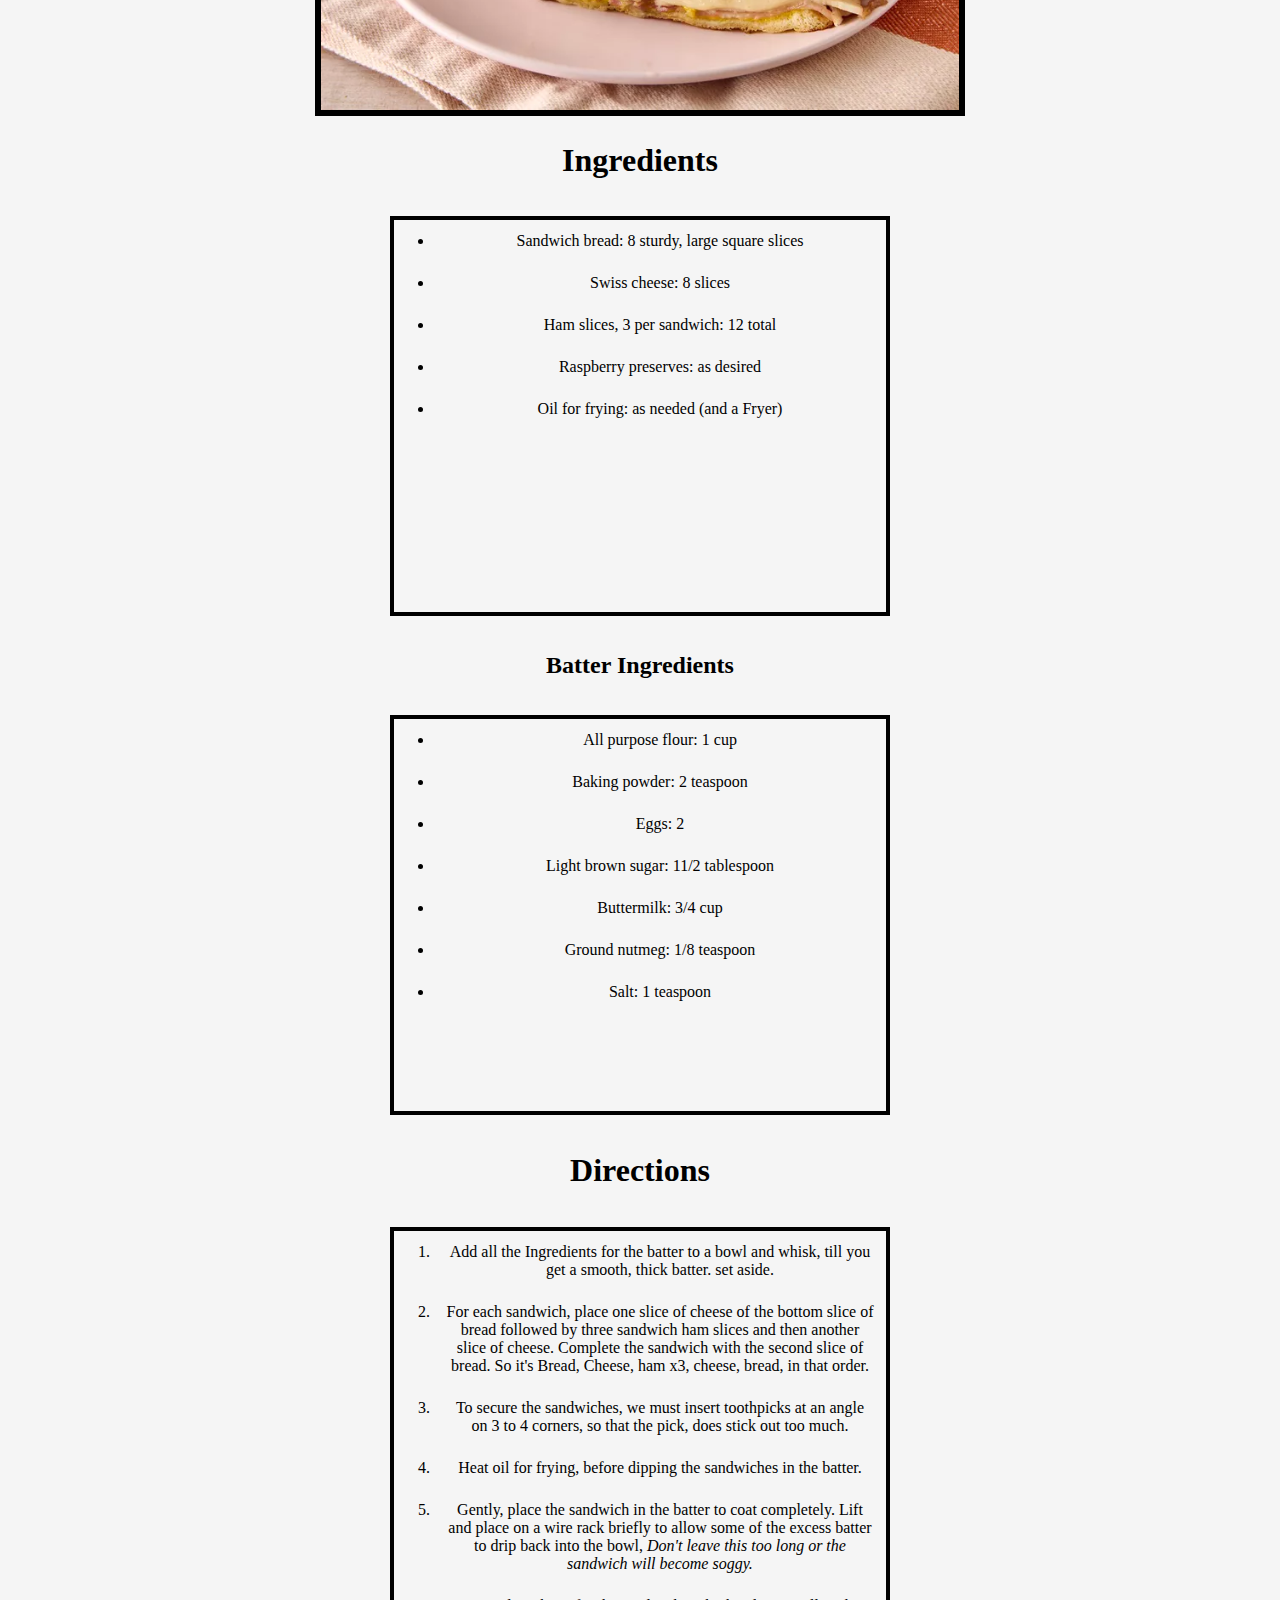
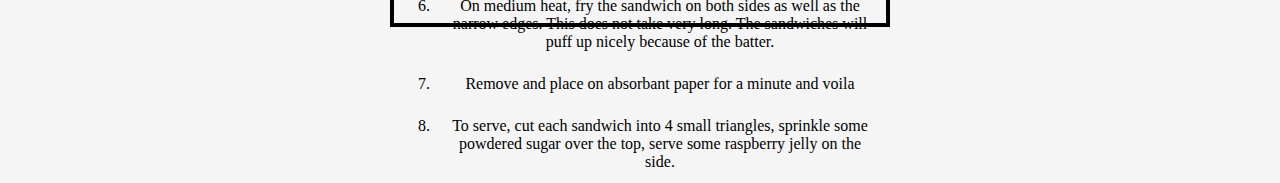
<file: recipes/monte-cristo.html>
<!DOCTYPE html>
<html lang="en">
<head>
    <meta charset="UTF-8">
    <meta name="viewport" content="width=device-width, initial-scale=1.0">
    <title>Monte cristo Recipe</title>
    <link rel="stylesheet" href="../css/style.css">
</head>
<body>
    <h1>What is the Monte Cristo?</h1>
    <img src="../img/moncristo-h-one.jpg" alt="Two halves of a Monte cristo on a plate, and to the left of the sandwich on the plate is a small bowl of strawberry jelly. in the background is a glass of milk" width="650">
   
   <p> A <strong>Monte Cristo</strong> sandwich is an egg-dipped or batter-dipped ham and cheese 
    sandwich that is pan or deep fried. It is a variation of the French croque monsieur.
    Depending on the regional variation, the sandwich can either be savory or a mixture of <em>savory</em> and <em>sweet</em>. 
    In its most basic form, it is dipped in beaten egg and pan-fried, 
    though it may also be deep-fried in beer or pancake batter. 
    Regional variations may include sliced turkey or caramelized onions. 
    Some variants are served grilled; 
    in other variations, 
    the Monte Cristo is served as an open sandwich,
     with only the bread egg-dipped and pan fried.
      In such cases, the fully assembled sandwich is then usually heated slightly under a grill or broiler. In sweeter variations,
     the Monte Cristo is often covered in powdered <e>sugar</e> and served with maple syrup or preserves.
    </p>

    <h1>How did The Monte Cristo come to be?</h1>

    <img src="../img/moncristo-h-two.jpg" alt="3 Monte cristo's cut into halves on a black plate, next to a medium size bowl of raspberry jelly" width="650">
   
    <p> The first documented reference to a "Monte Cristo Sandwich" was in an American restaurant industry publication in 1923.
     From the 1930s to the 1960s, American cookbooks commonly had recipes for similar Croque Monsieur variants, 
     under such names as "French sandwich", "toasted ham sandwich", and "French toasted cheese sandwich". 
     Though it is commonly claimed that the Monte Cristo sandwich was developed in the 1960s in Southern California,
      mentions of the sandwich by name in earlier decades and similar recipes appearing in cookbooks cast doubt on this claim. 
      Nevertheless, the sandwich developed a larger popularity in the region, 
      and it rose in popularity nationally after the Blue Bayou Restaurant in Disneyland began to serve the sandwich.
       The sandwich is heavily associated with the Bennigan's restaurant chain.
    </p>
    
    <h1>How to create the Monte Cristo</h1>
        <img src="../img/moncristo-h-three.jpg" alt="2 stacked Monte cristo sandwiches of the whitebread variety, and in the background is a bowl of fresh strawberries and a jar of straw berry jelly" width="650">
        <h1>Ingredients</h1>
        <ul>
            <li>Sandwich bread: 8 sturdy, large square slices </li>
            <li>Swiss cheese: 8 slices</li>
            <li>Ham slices, 3 per sandwich: 12 total</li>
            <li>Raspberry preserves: as desired</li>
            <li>Oil for frying: as needed (and a Fryer)</li>
        </ul>
        <h2>Batter Ingredients</h2>
        <ul>
            <li>All purpose flour: 1 cup</li>
            <li>Baking powder: 2 teaspoon</li>
            <li>Eggs: 2</li>
            <li>Light brown sugar: 11/2 tablespoon</li>
            <li>Buttermilk: 3/4 cup</li>
            <li>Ground nutmeg: 1/8 teaspoon</li>
            <li>Salt: 1 teaspoon</li>
        </ul>
   
    
        <h1>Directions</h1>
        <ol>
            <li>Add all the Ingredients for the batter to a bowl and whisk, till you get a smooth, thick batter. set aside.</li>
            <li>For each sandwich, place one slice of cheese of the bottom slice of bread followed by three sandwich ham slices and then another slice of cheese. Complete the sandwich with the second slice of bread. So it's Bread, Cheese, ham x3, cheese, bread, in that order.</li>
            <li>To secure the sandwiches, we must insert toothpicks at an angle on 3 to 4 corners, so that the pick, does stick out too much.</li>
            <li>Heat oil for frying, before dipping the sandwiches in the batter.</li>
            <li>Gently, place the sandwich in the batter to coat completely. Lift and place on a wire rack briefly to allow some of the excess batter to drip back into the bowl, <em>Don't leave this too long or the sandwich will become soggy.</em></li>
            <li>On medium heat, fry the sandwich on both sides as well as the narrow edges. This does not take very long. The sandwiches will puff up nicely because of the batter.</li>
            <li>Remove and place on absorbant paper for a minute and voila</li>
            <li>To serve, cut each sandwich into 4 small triangles, sprinkle some powdered sugar over the top, serve some raspberry jelly on the side.</li>
        </ol>

</body>

</html>
</file>
<file: css/style.css>
* {
    text-align: center;
    font-family: 'Times New Roman', Times, serif;
    box-sizing: border-box;
}

body {
    background-color: whitesmoke;
}

div {
    display: inline-block;
}

.menu {
    width: 400px;
    background-color: rgb(255, 255, 255)
}

.menu,
.link-h2 {
    /*border: 6px solid black;*/
}

.link-h2 {
    height: 34px;
    width: 300px;
    margin: 20px;
    background-color: rgb(165, 230, 255);
    color: blue;
}


ul,
ol {
    display: inline-block;
    width: 500px;
    height: 400px;
    border: 4px solid black;
    padding: px;
}

li {
    padding: 12px;
}

p {
    width: 50%;
    margin-left: 460px;
}

.short-list {
    height: 260px;
}

.long-list {

}

.cro-ingr {
   width: 760px;
}


.croissaint-steps {
    height: 2200px;
    width: 1000px;

}

img {
    border: 6px solid black;
}
</file>
